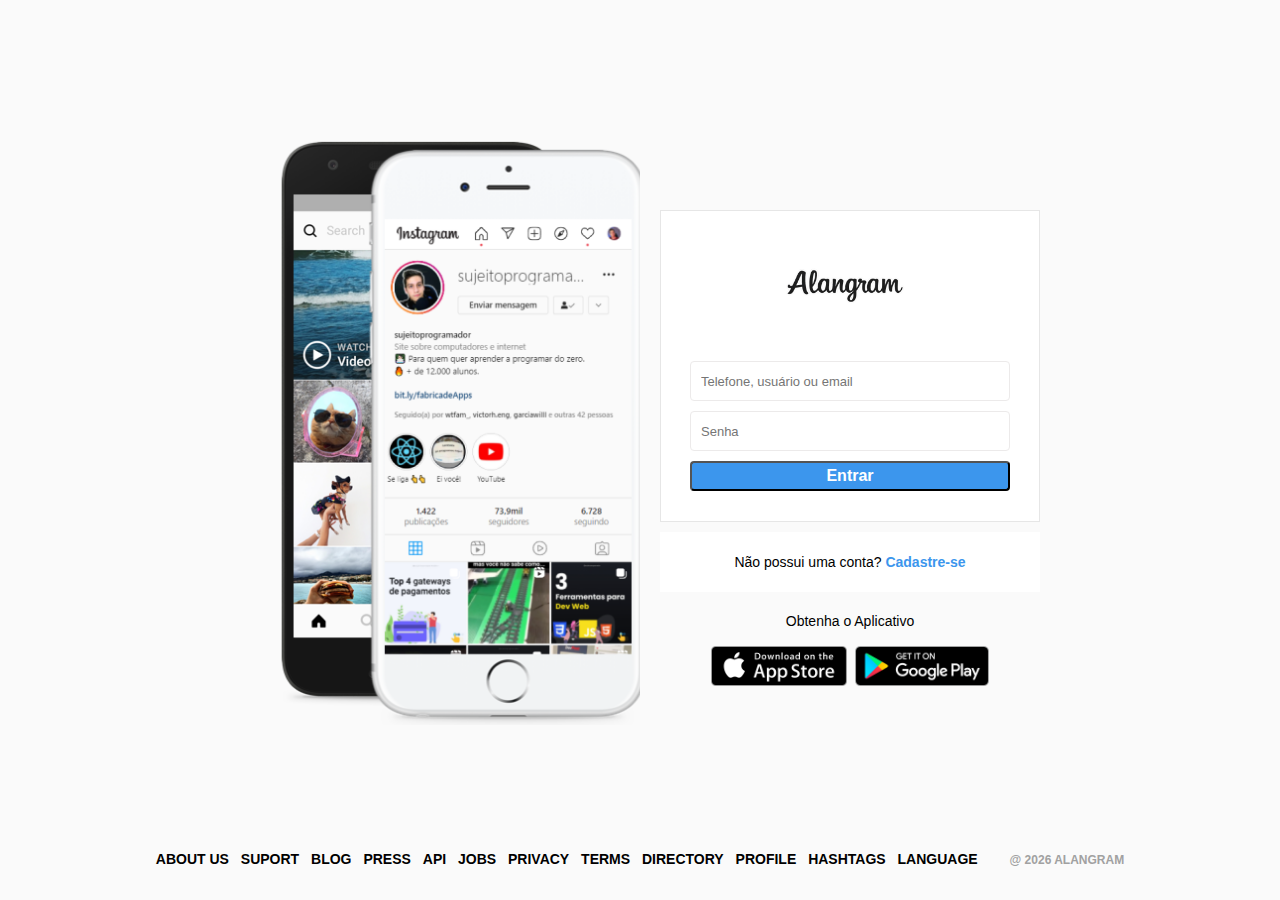
<file: index.html>
<!DOCTYPE html>
<html lang="pt-br">
<head>
    <meta charset="UTF-8">
    <meta name="viewport" content="width=device-width, initial-scale=1.0">
    <link rel="stylesheet" href="style.css">
    <title>AlanGram</title>
</head>
<body>
    <div id="wrapper">

        <div id="container">
            <div class="column left">

            </div>
        <div class="column right">
            <div class="login-panel">
                <div class="logo">
                    <img class="logo-img" src="assets/LogoAlangram-removebg-preview.png" alt="logo do AlanGram">
                </div>
                <form>
                    <input placeholder="Telefone, usuário ou email" type="text" name="username"/>
                    <input placeholder="Senha" type="password">
                    <input type="submit" value="Entrar">
                </form>
            </div>

            <div class="infobox">
                <p>Não possui uma conta? <a href="signup.html">Cadastre-se</a></p>
            </div>
            <div class="get-app">
                Obtenha o Aplicativo
                <div class="app-button">
                    <a href="#">
                        <img src="assets/appstore.png" alt="Baixe na AppStore">
                    </a>
                    <a href="#">
                        <img src="assets/googleplay.png" alt="Baixe no GooglePlay">
                    </a>
                </div>
            </div>
        </div>    
        </div>
        <footer>
            <div class="footer-inner">
                <a href="#">about us</a>
                <a href="#">suport</a>
                <a href="#">blog</a>
                <a href="#">press</a>
                <a href="#">Api</a>
                <a href="#">jobs</a>
                <a href="#">privacy</a>
                <a href="#">terms</a>
                <a href="#">directory</a>
                <a href="#">profile</a>
                <a href="#">hashtags</a>
                <a href="#">language</a>
                <div class="text-small">
                    @ 2026 AlanGram
                </div>
            </div>
        </footer>

    </div>

</body>
</html>
</file>
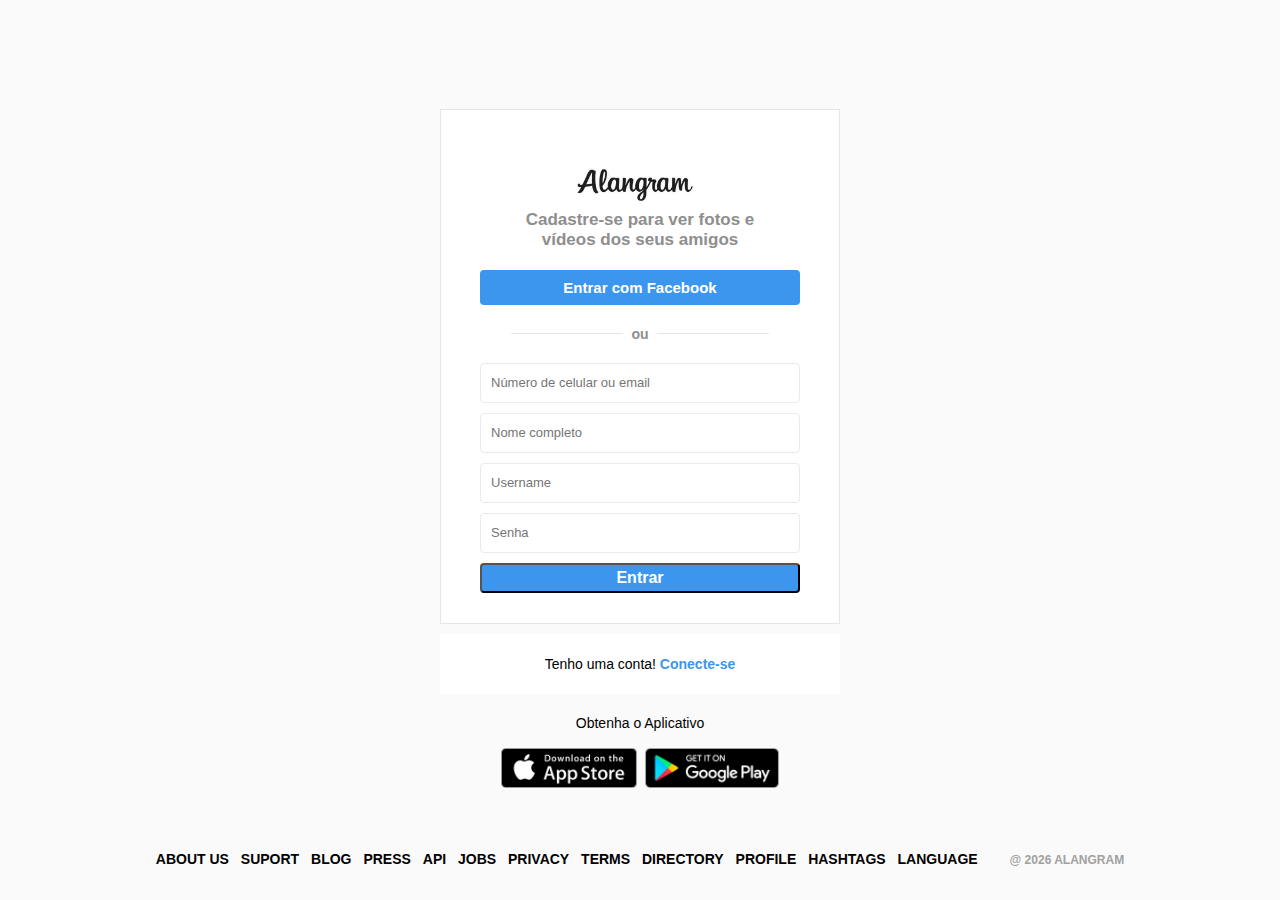
<file: signup.html>
<!DOCTYPE html>
<html lang="pt-br">
<head>
    <meta charset="UTF-8">
    <meta name="viewport" content="width=device-width, initial-scale=1.0">
    <link rel="stylesheet" href="style.css">
    <title>Faça`seu Cadastro - AlanGram</title>
</head>
<body>
    <div id="wrapper">

        <div id="container-signup">
            <div class="column">
            <div class="login-panel">
                <div class="logo-signup">
                    <img class="logo-img" src="assets/LogoAlangram-removebg-preview.png" alt="logo do AlanGram">
                </div>
                <div class="message">
                    <span>Cadastre-se para ver fotos e vídeos dos seus amigos</span>
                </div>
                
                <button class="facebutton">
                    Entrar com Facebook
                </button>

                <div class="divconteiner">
                    <div class="line"></div>
                    <div class="divisor-tag">ou</div>
                    <div class="line"></div>
                </div>

                <form>
                    <input placeholder="Número de celular ou email" type="text" name="email"/>
                    <input placeholder="Nome completo" type="text" name="name">
                    <input placeholder="Username" type="text" name="username">
                    <input placeholder="Senha" type="password" name="password">

                    <input type="submit" value="Entrar">
                </form>
            </div>

            <div class="infobox">
                <p>Tenho uma conta! <a href="index.html">Conecte-se</a></p>
            </div>
            <div class="get-app">
                Obtenha o Aplicativo
                <div class="app-button">
                    <a href="#">
                        <img src="assets/appstore.png" alt="Baixe na AppStore">
                    </a>
                    <a href="#">
                        <img src="assets/googleplay.png" alt="Baixe no GooglePlay">
                    </a>
                </div>
            </div>
        </div>    
        </div>
        <footer>
            <div class="footer-inner">
                <a href="#">about us</a>
                <a href="#">suport</a>
                <a href="#">blog</a>
                <a href="#">press</a>
                <a href="#">Api</a>
                <a href="#">jobs</a>
                <a href="#">privacy</a>
                <a href="#">terms</a>
                <a href="#">directory</a>
                <a href="#">profile</a>
                <a href="#">hashtags</a>
                <a href="#">language</a>
                <div class="text-small">
                    @ 2026 AlanGram
                </div>
            </div>
        </footer>

    </div>

</body>
</html>
</file>
<file: style.css>
*{
    box-sizing: border-box;
    margin: 0;
    padding: 0;
}

a{
    color:#3c96ed;
    text-decoration: none;       
}

body{
    --background:#fafafa;

    background: var(--background);
    height: 100%;
    width: 100%;
    margin: 0;
    padding: 0;
    font-family: Arial, Helvetica, sans-serif;
    font-size: 14px;
    line-height: 18px;
}

#wrapper{
    height: 100vh;
}
#container{
    margin: 0 auto;
    min-height: 100%;
    width: 800px;
    display: flex;
    align-items: center;
}
.column{
    flex-grow: 1;
    width: 50%;
}
.left{
    background-image: url("./assets/main-foto.png");
    background-size: 450px;
    background-repeat: no-repeat;
    height: 600px;
    margin-bottom: 50px;
}
.right{
    padding-left: 20px;
}

.login-panel{
    background-color: #FFF;
    border: 1px solid #e6e6e6;
    text-align: center;
    padding: 20px 0;
    display: flex;
    flex-direction: column;
    align-items: center;
    gap: -100px;
    
}
.logo{
    display: flex;
    justify-content: center;
}
.logo-img{
    width: auto;
    height: 120px;
    
}
form{
    display: flex;
    flex-direction: column;
    align-items: center;
    justify-content: center;
    
}
input[type="password"],input[type="text"]{
    background-color: #FFFFFF;
    border: 1px solid rgb(236, 234, 234);
    height: 40px;
    border-radius: 4px;
    margin-top: 10px;
    padding: 10px;
    font-size: 13px;
    width: 320px;
    color: #000000;
}

input[type="password"]::placeholder,input[type="text"]::placeholder{
    color:rgb(165.164.164);
}

input[type="password"]:focus, input[type="text"]:focus{
    outline: 0;
    border: 1px solid #a1a1a1;
}
input[type="submit"]{
    width: 320px;
    margin-top: 10px;
    height: 30px;
    background-color: #3c96ed;
    border-radius: 4px;
    color: #FFFFFF;
    font-size: 16px;
    font-weight: bold;
    margin-bottom: 10px;
    cursor: pointer;
}
.infobox{
    background-color: #FFFFFF;
    height: 60px;
    border: 1px colid rgb(236,234,234);
    margin: 10px auto 0;
    display: flex;
    justify-content: center;
    align-items: center;
}

.infobox p a{
    font-weight: bold;
    user-select: none;
}

.get-app{
    margin-top: 20px;
    text-align: center;
}
.app-button{
    margin-top: 16px;
}

.app-button img{
    height: 40px;
    padding: 0 2px;
}

footer{
    text-align: center;
    height: 50px;
    margin-top: -50px;
}

footer a{
    color: #000000;
    text-transform: uppercase;
    font-weight: bold;
    margin-right: 8px;
}

.text-small{
    font-size: 12px;
    font-weight: bold;
    color: #a1a1a1;
    text-transform: uppercase;
    padding-left: 20px;
    display: inline-block;
}

/* Pagina Signup */

#container-signup{
    margin: 0 auto;
    min-height: 100%;
    width: 400px;
    display: flex;
    align-items: center;
}

.message{
    margin: 10px 70px;
}

.message span{
    text-align: center;
    font-size: 17px;
    font-weight: bold;
    line-height: 20px;
    color: #8e8e8e;
}

.facebutton{
    width: 320px;
    margin: 10px 0;
    height: 35px;
    background-color: #3c96ed;
    color: #FFFFFF;
    border: 0;
    border-radius: 4px;
    font-size: 15px;
    cursor: pointer;
    font-weight: bold;
}

.divconteiner{
    display: flex;
    justify-content: center;
    align-items: center;
    margin: 10px 0;
    width: 320PX;
}
.line{
    display: block;
    height: 1px;
    background-color: #e6e6e6;
    width: 35%;
    
}
.divisor-tag{
    font-weight: bold;
    margin: 0 2.5%;
    color: #8e8e8e;
    user-select: none;
}

.logo-signup{
    margin-bottom: 20px;
    height: 50px;
}


@media(max-width: 850px){
    .left{
        display: none;
    }
    #conteiner{
        width: 70%;
    }
    .right{
        padding-left: 0;
    }
}

@media (max-width:560px){
    #container{
        width: 90%;
    }
    #container-signup{
        width: 90%;
    }
    input[type="password"], [input="type=text"],[input="submit"]{
        width: 80%;
    }

    .app-button{
        width: 85%;
    }
        
}
</file>
